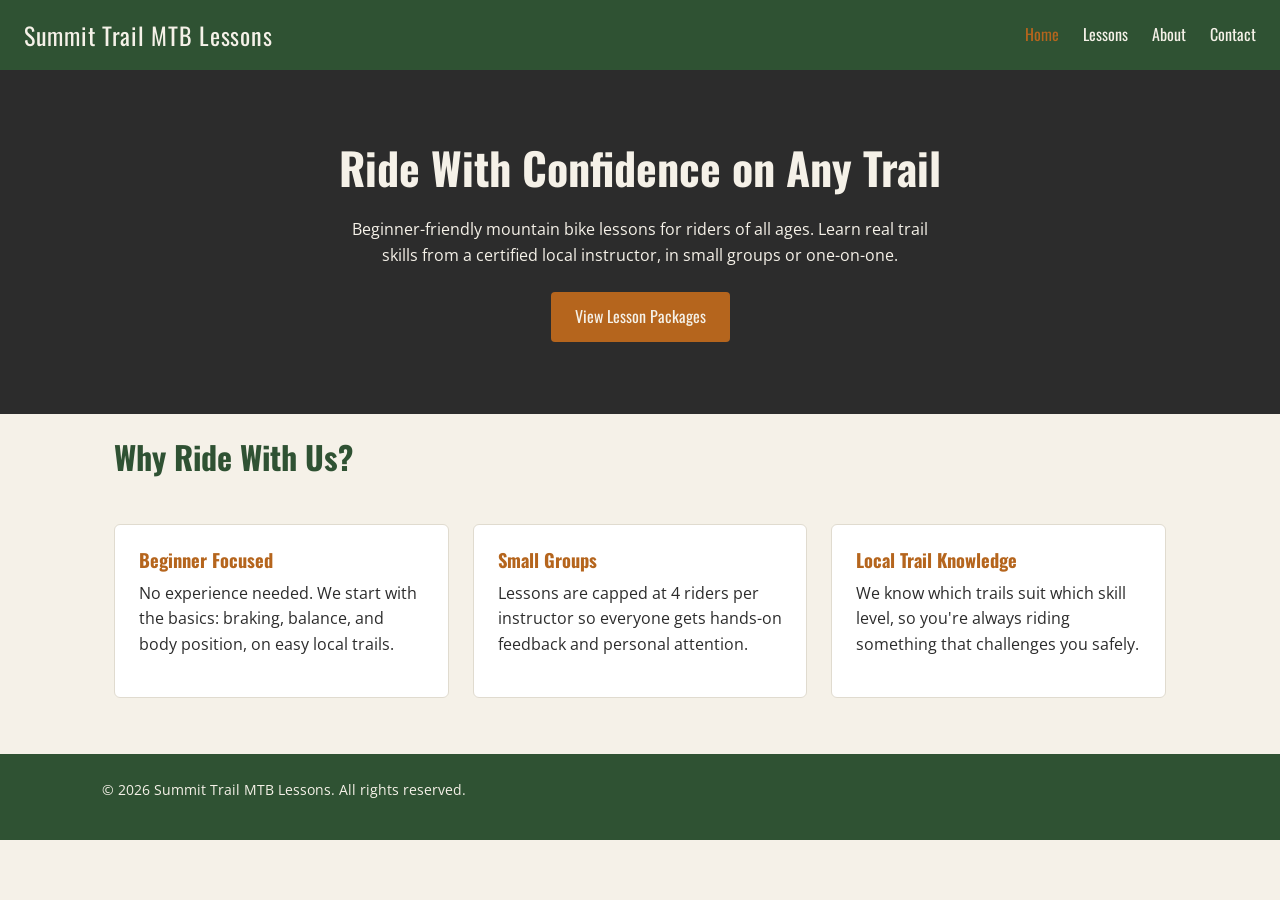
<file: index.html>
<!DOCTYPE html>
<html lang="en">
<head>
  <meta charset="UTF-8">
  <meta name="viewport" content="width=device-width, initial-scale=1.0">
  <title>Summit Trail MTB Lessons | Home</title>
  <link rel="preconnect" href="https://fonts.googleapis.com">
  <link href="https://fonts.googleapis.com/css2?family=Oswald:wght@500;700&family=Open+Sans:wght@400;600&display=swap" rel="stylesheet">
  <link rel="stylesheet" href="css/main.css">
</head>
<body>

  <header>
    <div class="site-header">
      <span class="site-title">Summit Trail MTB Lessons</span>
      <nav aria-label="Primary">
        <ul>
          <li><a href="index.html" aria-current="page">Home</a></li>
          <li><a href="lessons.html">Lessons</a></li>
          <li><a href="about.html">About</a></li>
          <li><a href="contact.html">Contact</a></li>
        </ul>
      </nav>
    </div>
  </header>

  <main>
    <section class="hero">
      <div class="container">
        <h1>Ride With Confidence on Any Trail</h1>
        <p>Beginner-friendly mountain bike lessons for riders of all ages. Learn real trail skills from a certified local instructor, in small groups or one-on-one.</p>
        <a href="lessons.html" class="btn">View Lesson Packages</a>
      </div>
    </section>

    <section class="container">
      <h2>Why Ride With Us?</h2>
      <div class="card-grid">
        <div class="card">
          <h3>Beginner Focused</h3>
          <p>No experience needed. We start with the basics: braking, balance, and body position, on easy local trails.</p>
        </div>
        <div class="card">
          <h3>Small Groups</h3>
          <p>Lessons are capped at 4 riders per instructor so everyone gets hands-on feedback and personal attention.</p>
        </div>
        <div class="card">
          <h3>Local Trail Knowledge</h3>
          <p>We know which trails suit which skill level, so you're always riding something that challenges you safely.</p>
        </div>
      </div>
    </section>
  </main>

  <footer>
    <p>&copy; 2026 Summit Trail MTB Lessons. All rights reserved.</p>
  </footer>

</body>
</html>
</file>
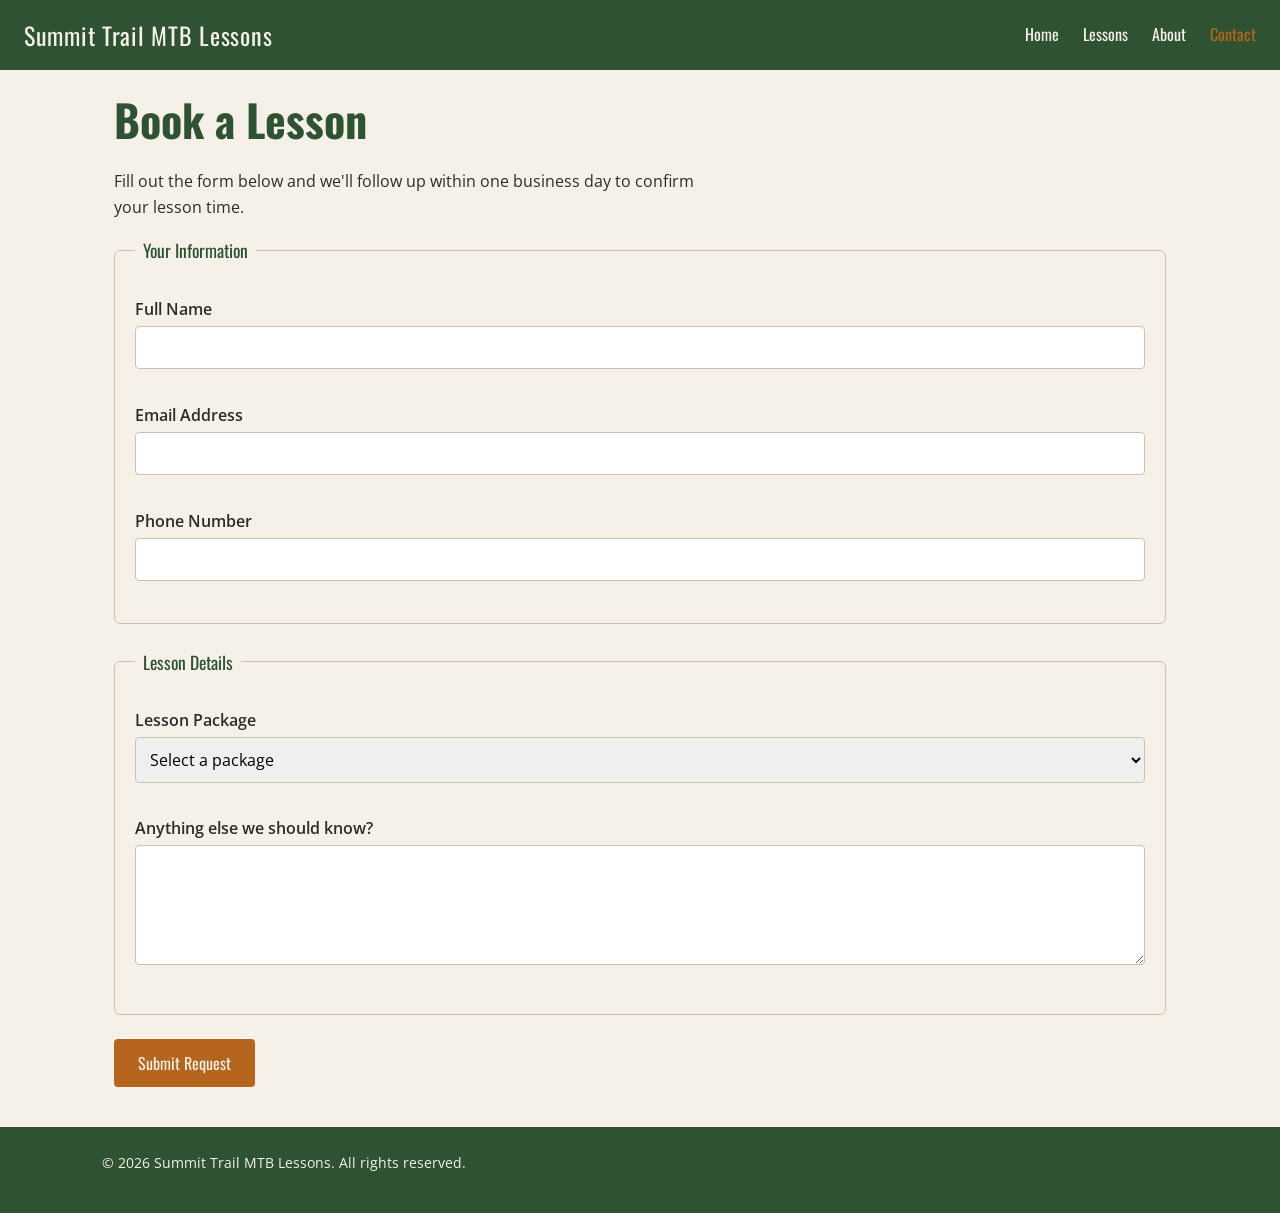
<file: contact.html>
<!DOCTYPE html>
<html lang="en">
<head>
  <meta charset="UTF-8">
  <meta name="viewport" content="width=device-width, initial-scale=1.0">
  <title>Summit Trail MTB Lessons | Contact</title>
  <link rel="preconnect" href="https://fonts.googleapis.com">
  <link href="https://fonts.googleapis.com/css2?family=Oswald:wght@500;700&family=Open+Sans:wght@400;600&display=swap" rel="stylesheet">
  <link rel="stylesheet" href="css/main.css">
</head>
<body>

  <header>
    <div class="site-header">
      <span class="site-title">Summit Trail MTB Lessons</span>
      <nav aria-label="Primary">
        <ul>
          <li><a href="index.html">Home</a></li>
          <li><a href="lessons.html">Lessons</a></li>
          <li><a href="about.html">About</a></li>
          <li><a href="contact.html" aria-current="page">Contact</a></li>
        </ul>
      </nav>
    </div>
  </header>

  <main>
    <section class="container">
      <h1>Book a Lesson</h1>
      <p>Fill out the form below and we'll follow up within one business day to confirm your lesson time.</p>

      <form id="booking-form" action="#" method="post" novalidate>
        <fieldset>
          <legend>Your Information</legend>

          <label for="name">Full Name</label>
          <input type="text" id="name" name="name" autocomplete="name">
          <span class="error" id="name-error" role="alert"></span>

          <label for="email">Email Address</label>
          <input type="email" id="email" name="email" autocomplete="email">
          <span class="error" id="email-error" role="alert"></span>

          <label for="phone">Phone Number</label>
          <input type="tel" id="phone" name="phone" autocomplete="tel">
          <span class="error" id="phone-error" role="alert"></span>
        </fieldset>

        <fieldset>
          <legend>Lesson Details</legend>

          <label for="package">Lesson Package</label>
          <select id="package" name="package">
            <option value="">Select a package</option>
          </select>
          <span class="hint" id="prefill-note"></span>
          <span class="error" id="package-error" role="alert"></span>

          <label for="message">Anything else we should know?</label>
          <textarea id="message" name="message"></textarea>
          <span class="error" id="message-error" role="alert"></span>
        </fieldset>

        <button type="submit" class="btn">Submit Request</button>
        <p id="form-success" class="success" role="status"></p>
      </form>
    </section>
  </main>

  <footer>
    <p>&copy; 2026 Summit Trail MTB Lessons. All rights reserved.</p>
  </footer>

  <script src="js/data.js"></script>
  <script src="js/contact.js"></script>
</body>
</html>
</file>
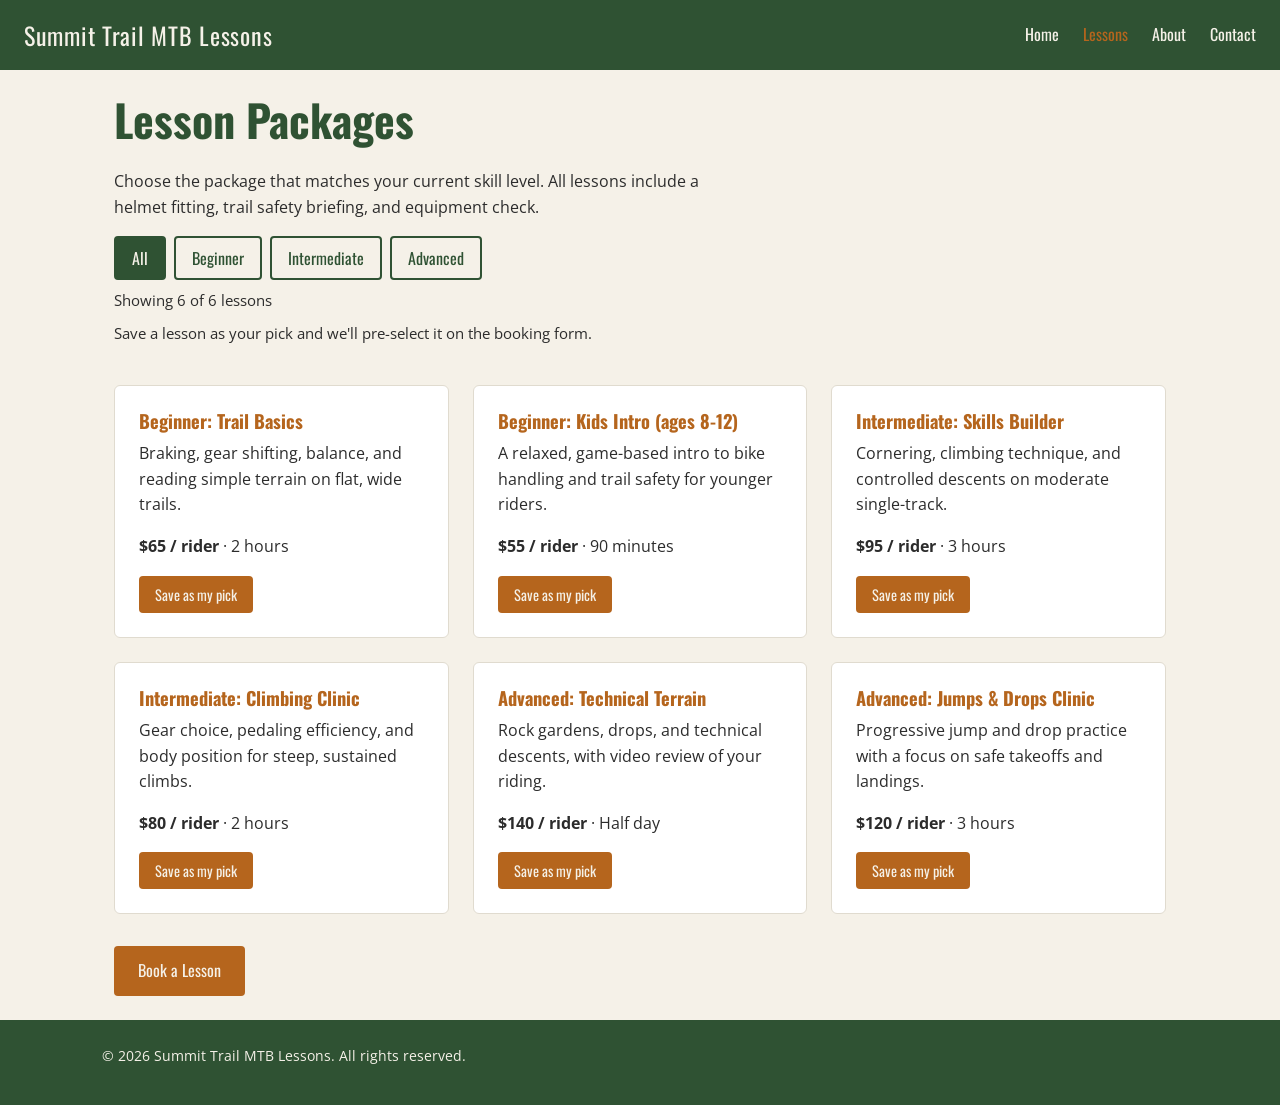
<file: lessons.html>
<!DOCTYPE html>
<html lang="en">
<head>
  <meta charset="UTF-8">
  <meta name="viewport" content="width=device-width, initial-scale=1.0">
  <title>Summit Trail MTB Lessons | Lessons</title>
  <link rel="preconnect" href="https://fonts.googleapis.com">
  <link href="https://fonts.googleapis.com/css2?family=Oswald:wght@500;700&family=Open+Sans:wght@400;600&display=swap" rel="stylesheet">
  <link rel="stylesheet" href="css/main.css">
</head>
<body>

  <header>
    <div class="site-header">
      <span class="site-title">Summit Trail MTB Lessons</span>
      <nav aria-label="Primary">
        <ul>
          <li><a href="index.html">Home</a></li>
          <li><a href="lessons.html" aria-current="page">Lessons</a></li>
          <li><a href="about.html">About</a></li>
          <li><a href="contact.html">Contact</a></li>
        </ul>
      </nav>
    </div>
  </header>

  <main>
    <section class="container">
      <h1>Lesson Packages</h1>
      <p>Choose the package that matches your current skill level. All lessons include a helmet fitting, trail safety briefing, and equipment check.</p>

      <div id="filter-bar" class="filter-bar" role="group" aria-label="Filter lessons by skill level">
        <button type="button" data-level="All">All</button>
        <button type="button" data-level="Beginner">Beginner</button>
        <button type="button" data-level="Intermediate">Intermediate</button>
        <button type="button" data-level="Advanced">Advanced</button>
      </div>
      <p id="result-count" class="result-count" aria-live="polite"></p>
      <p id="favorite-banner" class="favorite-banner" aria-live="polite"></p>

      <div id="lesson-list" class="card-grid"></div>
      <noscript><p>Please enable JavaScript to browse and filter lesson packages.</p></noscript>

      <a href="contact.html" class="btn">Book a Lesson</a>
    </section>
  </main>

  <footer>
    <p>&copy; 2026 Summit Trail MTB Lessons. All rights reserved.</p>
  </footer>

  <script src="js/data.js"></script>
  <script src="js/lessons.js"></script>
</body>
</html>
</file>
<file: css/main.css>
/* =========================================================
   Summit Trail MTB Lessons — main.css
   Design system: 4 colors, 2 fonts, mobile-first, Flexbox
   ========================================================= */

/* ---- Design tokens ---- */
:root {
  --color-forest: #2f5233;   /* primary brand color: headers, nav, buttons */
  --color-rust: #b5651d;     /* accent color: links, highlights, CTAs */
  --color-cream: #f5f1e8;    /* background color */
  --color-charcoal: #2c2c2c; /* body text color */

  --font-heading: 'Oswald', sans-serif;
  --font-body: 'Open Sans', sans-serif;
}

/* ---- Reset / base ---- */
* {
  box-sizing: border-box;
  margin: 0;
  padding: 0;
}

body {
  font-family: var(--font-body);
  color: var(--color-charcoal);
  background-color: var(--color-cream);
  line-height: 1.6;
}

h1, h2, h3 {
  font-family: var(--font-heading);
  color: var(--color-forest);
  line-height: 1.2;
  margin-bottom: 0.5em;
}

h1 { font-size: 2rem; }
h2 { font-size: 1.5rem; }
h3 { font-size: 1.15rem; }

p {
  margin-bottom: 1em;
  max-width: 65ch;
}

a {
  color: var(--color-rust);
  text-decoration: none;
}

a:hover,
a:focus {
  text-decoration: underline;
}

img {
  max-width: 100%;
  display: block;
}

/* ---- Layout helpers ---- */
.container {
  width: 100%;
  max-width: 1100px;
  margin: 0 auto;
  padding: 1.5rem;
}

/* ---- Header / Nav (mobile-first: stacked column) ---- */
header {
  background-color: var(--color-forest);
  color: var(--color-cream);
}

.site-header {
  display: flex;
  flex-direction: column;
  align-items: flex-start;
  gap: 0.75rem;
  padding: 1rem 1.5rem;
}

.site-title {
  font-family: var(--font-heading);
  color: var(--color-cream);
  font-size: 1.5rem;
  letter-spacing: 0.03em;
}

nav ul {
  list-style: none;
  display: flex;
  flex-direction: column;
  gap: 0.5rem;
  width: 100%;
}

nav a {
  color: var(--color-cream);
  font-family: var(--font-heading);
  font-size: 1rem;
  display: block;
  padding: 0.4rem 0;
  border-bottom: 1px solid rgba(245, 241, 232, 0.2);
}

nav a:hover,
nav a:focus,
nav a[aria-current="page"] {
  color: var(--color-rust);
  text-decoration: none;
}

/* ---- Hero section ---- */
.hero {
  background-color: var(--color-charcoal);
  color: var(--color-cream);
  text-align: center;
  padding: 3rem 1.5rem;
}

.hero h1 {
  color: var(--color-cream);
}

.hero p {
  margin: 0 auto 1.5rem auto;
}

.btn {
  display: inline-block;
  background-color: var(--color-rust);
  color: var(--color-cream);
  font-family: var(--font-heading);
  padding: 0.75rem 1.5rem;
  border-radius: 4px;
  border: none;
  font-size: 1rem;
  cursor: pointer;
}

.btn:hover,
.btn:focus {
  background-color: #954f16;
  text-decoration: none;
}

/* ---- Card layout (mobile-first: stacked column) ---- */
.card-grid {
  display: flex;
  flex-direction: column;
  gap: 1.5rem;
  padding: 2rem 0;
}

.card {
  background-color: #ffffff;
  border: 1px solid #e0dbcf;
  border-radius: 6px;
  padding: 1.5rem;
  flex: 1;
}

.card h3 {
  color: var(--color-rust);
}

/* ---- Forms ---- */
fieldset {
  border: 1px solid #c9c2b0;
  border-radius: 6px;
  padding: 1.25rem;
  margin-bottom: 1.5rem;
}

legend {
  font-family: var(--font-heading);
  color: var(--color-forest);
  padding: 0 0.5rem;
  font-size: 1.1rem;
}

label {
  display: block;
  font-weight: 600;
  margin-top: 0.75rem;
  margin-bottom: 0.25rem;
}

input,
textarea,
select {
  width: 100%;
  padding: 0.6rem;
  border: 1px solid #c9c2b0;
  border-radius: 4px;
  font-family: var(--font-body);
  font-size: 1rem;
}

textarea {
  resize: vertical;
  min-height: 120px;
}

/* ---- Footer ---- */
footer {
  background-color: var(--color-forest);
  color: var(--color-cream);
  text-align: center;
  padding: 1.5rem;
  font-size: 0.9rem;
}

/* =========================================================
   Media query: larger screens (tablet and up)
   Switches nav and card layout from column to row
   ========================================================= */
@media (min-width: 768px) {
  .site-header {
    flex-direction: row;
    justify-content: space-between;
    align-items: center;
  }

  nav ul {
    flex-direction: row;
    gap: 1.5rem;
    width: auto;
  }

  nav a {
    border-bottom: none;
    padding: 0.25rem 0;
  }

  .card-grid {
    flex-direction: row;
  }

  h1 { font-size: 2.75rem; }
  h2 { font-size: 2rem; }
}


/* =========================================================
   Touchstone 4: interactive feature + form validation styles
   ========================================================= */
.filter-bar {
  display: flex;
  flex-wrap: wrap;
  gap: 0.5rem;
  margin: 1rem 0 0.5rem;
}

.filter-bar button {
  font-family: var(--font-heading);
  font-size: 1rem;
  padding: 0.5rem 1rem;
  border: 2px solid var(--color-forest);
  background-color: transparent;
  color: var(--color-forest);
  border-radius: 4px;
  cursor: pointer;
}

.filter-bar button.active {
  background-color: var(--color-forest);
  color: var(--color-cream);
}

.result-count,
.favorite-banner {
  font-size: 0.95rem;
  margin-bottom: 0.5rem;
}

.card-favorite {
  border: 2px solid var(--color-rust);
}

.btn-small {
  font-size: 0.9rem;
  padding: 0.5rem 1rem;
}

.link-btn {
  background: none;
  border: none;
  color: var(--color-rust);
  font: inherit;
  text-decoration: underline;
  cursor: pointer;
  padding: 0;
}

.error {
  display: block;
  color: #a12a1b;
  font-size: 0.9rem;
  min-height: 1.2em;
  margin-top: 0.25rem;
}

.hint {
  display: block;
  font-size: 0.9rem;
  color: var(--color-forest);
  margin-top: 0.25rem;
}

input.invalid,
select.invalid,
textarea.invalid {
  border: 2px solid #a12a1b;
}

.success {
  margin-top: 1rem;
  color: var(--color-forest);
  font-weight: 600;
}

@media (min-width: 768px) {
  .card-grid {
    flex-wrap: wrap;
  }

  .card {
    flex: 1 1 280px;
  }
}
</file>
